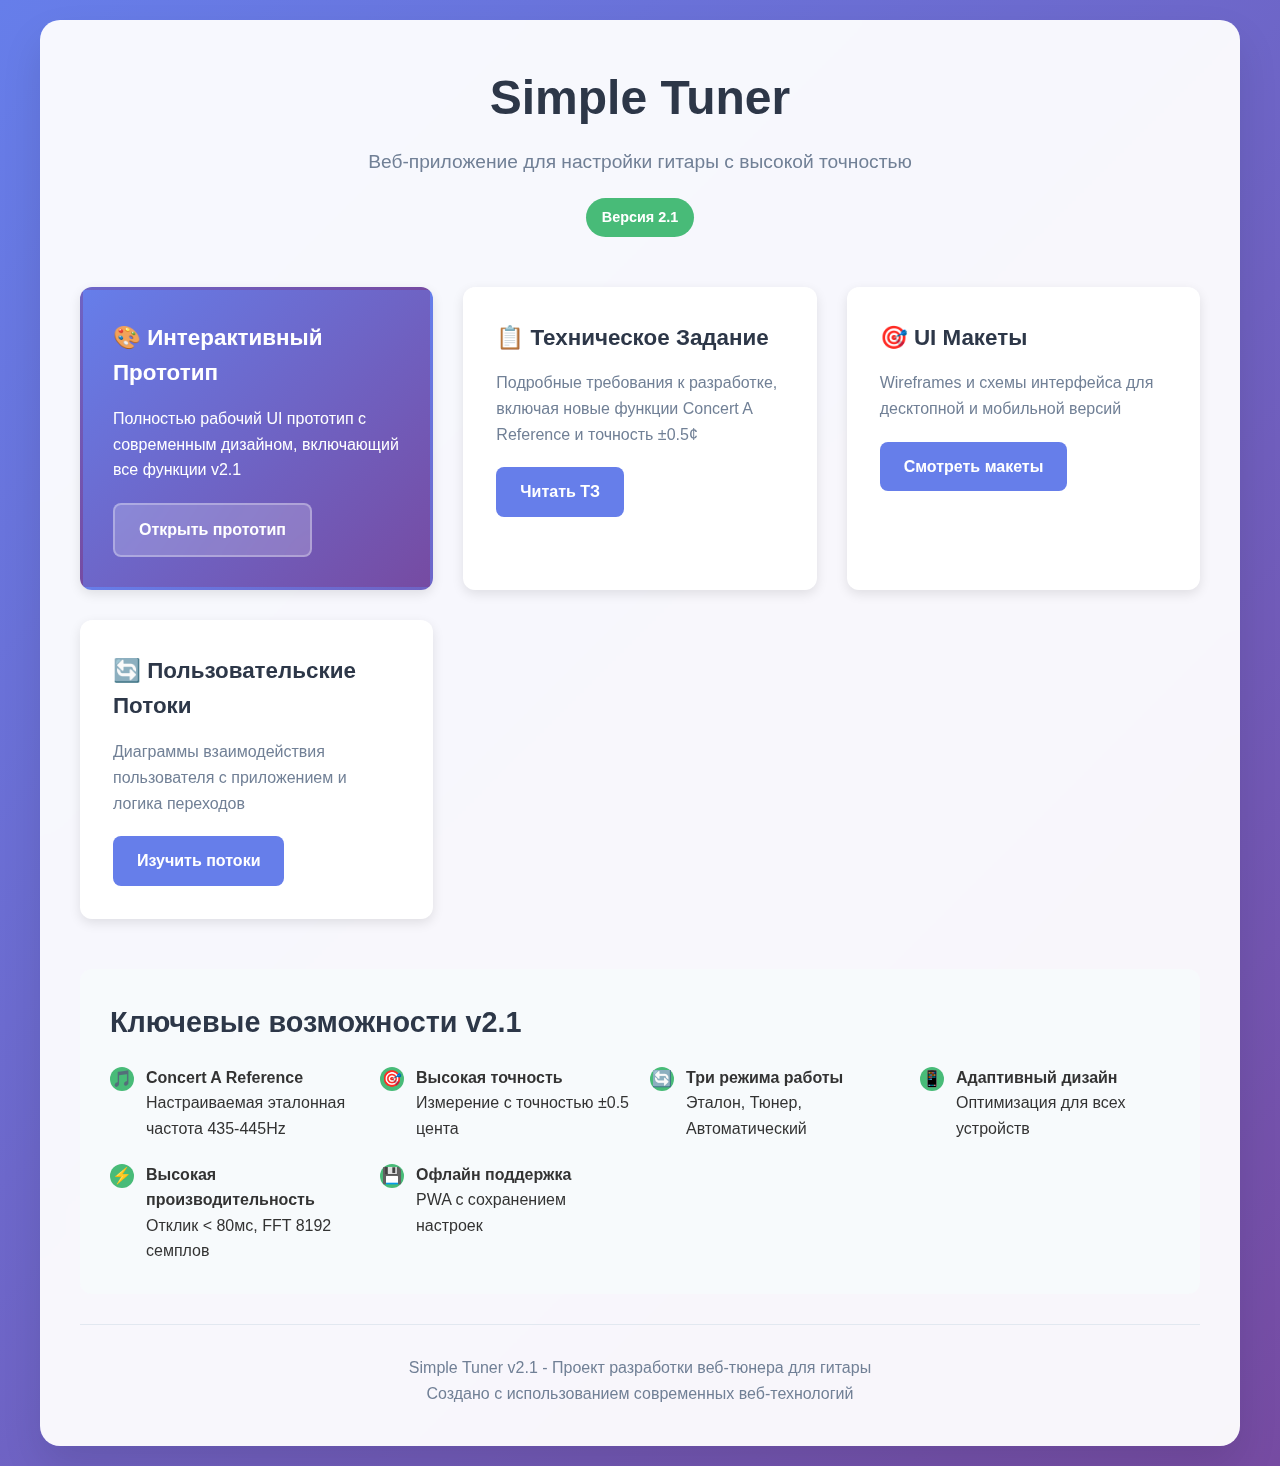
<file: index.html>
<!DOCTYPE html>
<html lang="ru">
<head>
    <meta charset="UTF-8">
    <meta name="viewport" content="width=device-width, initial-scale=1.0">
    <title>Simple Tuner - Документация проекта</title>
    <style>
        * {
            margin: 0;
            padding: 0;
            box-sizing: border-box;
        }

        body {
            font-family: -apple-system, BlinkMacSystemFont, 'Segoe UI', Roboto, sans-serif;
            line-height: 1.6;
            color: #333;
            background: linear-gradient(135deg, #667eea 0%, #764ba2 100%);
            min-height: 100vh;
            padding: 20px;
        }

        .container {
            max-width: 1200px;
            margin: 0 auto;
            background: rgba(255, 255, 255, 0.95);
            backdrop-filter: blur(10px);
            border-radius: 20px;
            padding: 40px;
            box-shadow: 0 20px 40px rgba(0, 0, 0, 0.1);
        }

        .header {
            text-align: center;
            margin-bottom: 50px;
        }

        .title {
            font-size: 3rem;
            font-weight: 700;
            color: #2d3748;
            margin-bottom: 10px;
        }

        .subtitle {
            font-size: 1.2rem;
            color: #718096;
            margin-bottom: 20px;
        }

        .version-badge {
            display: inline-block;
            background: #48bb78;
            color: white;
            padding: 8px 16px;
            border-radius: 20px;
            font-weight: 600;
            font-size: 0.9rem;
        }

        .nav-grid {
            display: grid;
            grid-template-columns: repeat(auto-fit, minmax(300px, 1fr));
            gap: 30px;
            margin-bottom: 50px;
        }

        .nav-card {
            background: white;
            border-radius: 12px;
            padding: 30px;
            box-shadow: 0 4px 12px rgba(0, 0, 0, 0.1);
            transition: transform 0.3s ease, box-shadow 0.3s ease;
            border: 3px solid transparent;
        }

        .nav-card:hover {
            transform: translateY(-4px);
            box-shadow: 0 8px 25px rgba(0, 0, 0, 0.15);
            border-color: #667eea;
        }

        .nav-card h3 {
            color: #2d3748;
            font-size: 1.4rem;
            margin-bottom: 15px;
            display: flex;
            align-items: center;
            gap: 10px;
        }

        .nav-card p {
            color: #718096;
            margin-bottom: 20px;
            line-height: 1.6;
        }

        .nav-card a {
            display: inline-block;
            background: #667eea;
            color: white;
            padding: 12px 24px;
            border-radius: 8px;
            text-decoration: none;
            font-weight: 600;
            transition: background 0.3s ease;
        }

        .nav-card a:hover {
            background: #5a67d8;
        }

        .nav-card.prototype {
            background: linear-gradient(135deg, #667eea 0%, #764ba2 100%);
            color: white;
        }

        .nav-card.prototype h3,
        .nav-card.prototype p {
            color: white;
        }

        .nav-card.prototype a {
            background: rgba(255, 255, 255, 0.2);
            backdrop-filter: blur(10px);
            border: 2px solid rgba(255, 255, 255, 0.3);
        }

        .nav-card.prototype a:hover {
            background: rgba(255, 255, 255, 0.3);
        }

        .features {
            background: #f7fafc;
            border-radius: 12px;
            padding: 30px;
            margin-bottom: 30px;
        }

        .features h2 {
            color: #2d3748;
            margin-bottom: 20px;
            font-size: 1.8rem;
        }

        .features-grid {
            display: grid;
            grid-template-columns: repeat(auto-fit, minmax(250px, 1fr));
            gap: 20px;
        }

        .feature-item {
            display: flex;
            align-items: flex-start;
            gap: 12px;
        }

        .feature-icon {
            background: #48bb78;
            color: white;
            width: 24px;
            height: 24px;
            border-radius: 50%;
            display: flex;
            align-items: center;
            justify-content: center;
            font-weight: bold;
            flex-shrink: 0;
            margin-top: 2px;
        }

        .footer {
            text-align: center;
            color: #718096;
            border-top: 1px solid #e2e8f0;
            padding-top: 30px;
        }

        @media (max-width: 768px) {
            .container {
                padding: 20px;
            }

            .title {
                font-size: 2rem;
            }

            .nav-grid {
                grid-template-columns: 1fr;
            }
        }
    </style>
</head>
<body>
    <div class="container">
        <div class="header">
            <h1 class="title">Simple Tuner</h1>
            <p class="subtitle">Веб-приложение для настройки гитары с высокой точностью</p>
            <span class="version-badge">Версия 2.1</span>
        </div>

        <div class="nav-grid">
            <div class="nav-card prototype">
                <h3>🎨 Интерактивный Прототип</h3>
                <p>Полностью рабочий UI прототип с современным дизайном, включающий все функции v2.1</p>
                <a href="prototype.html">Открыть прототип</a>
            </div>

            <div class="nav-card">
                <h3>📋 Техническое Задание</h3>
                <p>Подробные требования к разработке, включая новые функции Concert A Reference и точность ±0.5¢</p>
                <a href="requirements.md">Читать ТЗ</a>
            </div>

            <div class="nav-card">
                <h3>🎯 UI Макеты</h3>
                <p>Wireframes и схемы интерфейса для десктопной и мобильной версий</p>
                <a href="ui-mockups.md">Смотреть макеты</a>
            </div>

            <div class="nav-card">
                <h3>🔄 Пользовательские Потоки</h3>
                <p>Диаграммы взаимодействия пользователя с приложением и логика переходов</p>
                <a href="user-flows.md">Изучить потоки</a>
            </div>
        </div>

        <div class="features">
            <h2>Ключевые возможности v2.1</h2>
            <div class="features-grid">
                <div class="feature-item">
                    <div class="feature-icon">🎵</div>
                    <div>
                        <strong>Concert A Reference</strong><br>
                        Настраиваемая эталонная частота 435-445Hz
                    </div>
                </div>
                <div class="feature-item">
                    <div class="feature-icon">🎯</div>
                    <div>
                        <strong>Высокая точность</strong><br>
                        Измерение с точностью ±0.5 цента
                    </div>
                </div>
                <div class="feature-item">
                    <div class="feature-icon">🔄</div>
                    <div>
                        <strong>Три режима работы</strong><br>
                        Эталон, Тюнер, Автоматический
                    </div>
                </div>
                <div class="feature-item">
                    <div class="feature-icon">📱</div>
                    <div>
                        <strong>Адаптивный дизайн</strong><br>
                        Оптимизация для всех устройств
                    </div>
                </div>
                <div class="feature-item">
                    <div class="feature-icon">⚡</div>
                    <div>
                        <strong>Высокая производительность</strong><br>
                        Отклик < 80мс, FFT 8192 семплов
                    </div>
                </div>
                <div class="feature-item">
                    <div class="feature-icon">💾</div>
                    <div>
                        <strong>Офлайн поддержка</strong><br>
                        PWA с сохранением настроек
                    </div>
                </div>
            </div>
        </div>

        <div class="footer">
            <p>Simple Tuner v2.1 - Проект разработки веб-тюнера для гитары</p>
            <p>Создано с использованием современных веб-технологий</p>
        </div>
    </div>
</body>
</html>
</file>
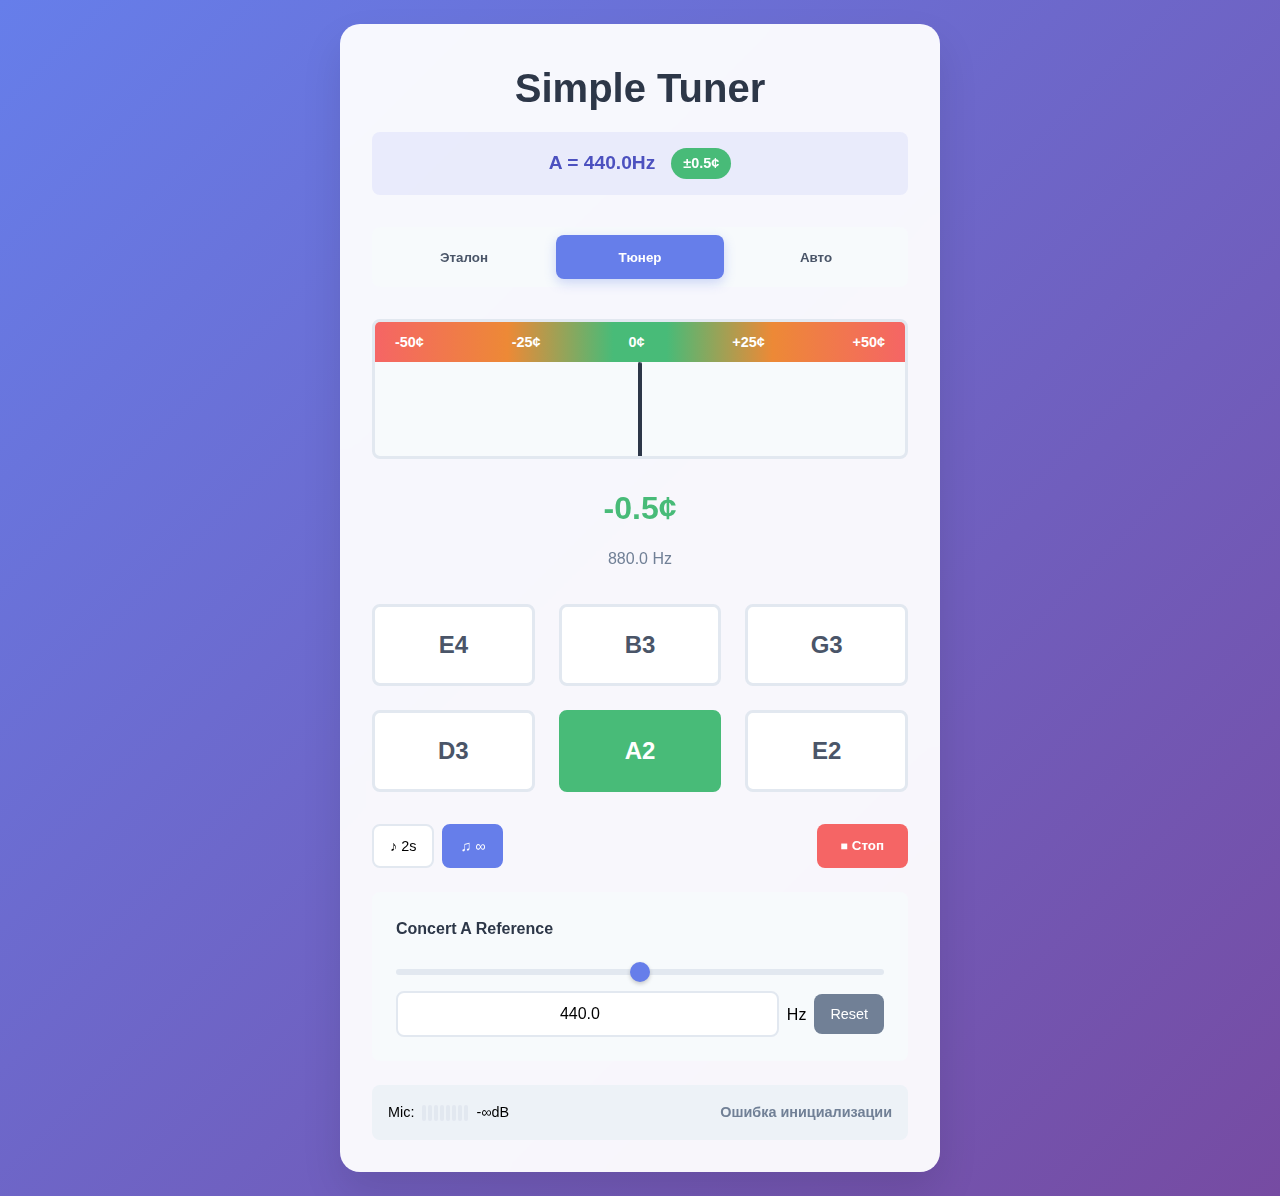
<file: src/index.html>
<!DOCTYPE html>
<html lang="ru">
<head>
    <meta charset="UTF-8">
    <meta name="viewport" content="width=device-width, initial-scale=1.0">
    <title>Simple Tuner</title>
    <link rel="manifest" href="manifest.json">
    <meta name="theme-color" content="#667eea">
    <meta name="description" content="Веб-приложение для настройки гитары с высокой точностью ±0.5¢">
    <link rel="stylesheet" href="css/variables.css">
    <link rel="stylesheet" href="css/main.css">
    <link rel="stylesheet" href="css/components.css">
    <link rel="stylesheet" href="css/responsive.css">
</head>
<body>
    <div class="tuner-container">
        <header class="header">
            <h1 class="title">Simple Tuner</h1>
            <div class="concert-a-display">
                <span class="concert-a-value" id="concertAValue">A = 440.0Hz</span>
                <span class="accuracy-badge">±0.5¢</span>
            </div>
        </header>

        <div class="mode-selector" role="tablist">
            <button class="mode-btn" id="referenceMode" role="tab" aria-selected="false">Эталон</button>
            <button class="mode-btn active" id="tunerMode" role="tab" aria-selected="true">Тюнер</button>
            <button class="mode-btn" id="autoMode" role="tab" aria-selected="false">Авто</button>
        </div>

        <main class="tuning-display">
            <div class="frequency-meter" role="img" aria-label="Индикатор настройки">
                <div class="meter-scale">
                    <span>-50¢</span>
                    <span>-25¢</span>
                    <span>0¢</span>
                    <span>+25¢</span>
                    <span>+50¢</span>
                </div>
                <div class="meter-needle" id="meterNeedle"></div>
            </div>
            <div class="cent-display" id="centDisplay">±0.0¢</div>
            <div class="frequency-display" id="frequencyDisplay">-- Hz</div>
        </main>

        <section class="string-buttons" role="group" aria-label="Кнопки струн">
            <button class="string-btn" data-string="0" aria-label="1-я струна E4">E4</button>
            <button class="string-btn" data-string="1" aria-label="2-я струна B3">B3</button>
            <button class="string-btn" data-string="2" aria-label="3-я струна G3">G3</button>
            <button class="string-btn" data-string="3" aria-label="4-я струна D3">D3</button>
            <button class="string-btn" data-string="4" aria-label="5-я струна A2">A2</button>
            <button class="string-btn" data-string="5" aria-label="6-я струна E2">E2</button>
        </section>

        <div class="controls">
            <div class="duration-control" role="group" aria-label="Управление длительностью">
                <button class="duration-btn" id="duration2s" data-duration="2">♪ 2s</button>
                <button class="duration-btn active" id="durationInf" data-duration="inf">♫ ∞</button>
            </div>
            <button class="stop-btn" id="stopBtn" aria-label="Остановить воспроизведение">⏹ Стоп</button>
        </div>

        <section class="concert-a-controls" aria-label="Настройки Concert A">
            <h2 class="concert-a-title">Concert A Reference</h2>
            <input type="range" 
                   class="concert-a-slider" 
                   id="concertASlider"
                   min="435" 
                   max="445" 
                   value="440" 
                   step="0.1"
                   aria-label="Эталонная частота Concert A">
            <div class="concert-a-input-group">
                <input type="number" 
                       class="concert-a-input" 
                       id="concertAInput"
                       value="440.0" 
                       min="435" 
                       max="445" 
                       step="0.1"
                       aria-label="Значение Concert A в герцах">
                <span>Hz</span>
                <button class="reset-btn" id="resetConcertA" aria-label="Сбросить к 440.0Hz">Reset</button>
            </div>
        </section>

        <footer class="status-bar" role="contentinfo">
            <div class="mic-level" aria-label="Уровень микрофона">
                <span>Mic:</span>
                <div class="level-bars" id="levelBars">
                    <div class="level-bar"></div>
                    <div class="level-bar"></div>
                    <div class="level-bar"></div>
                    <div class="level-bar"></div>
                    <div class="level-bar"></div>
                    <div class="level-bar"></div>
                    <div class="level-bar"></div>
                    <div class="level-bar"></div>
                </div>
                <span id="levelValue">-∞dB</span>
            </div>
            <div class="status-message" id="statusMessage">Инициализация...</div>
        </footer>
    </div>

    <!-- Error modal -->
    <div class="error-modal" id="errorModal" role="dialog" aria-hidden="true">
        <div class="error-content">
            <h3>Ошибка</h3>
            <p id="errorMessage"></p>
            <button class="error-close" id="errorClose">OK</button>
        </div>
    </div>

    <script type="module" src="js/app.js"></script>
</body>
</html>
</file>
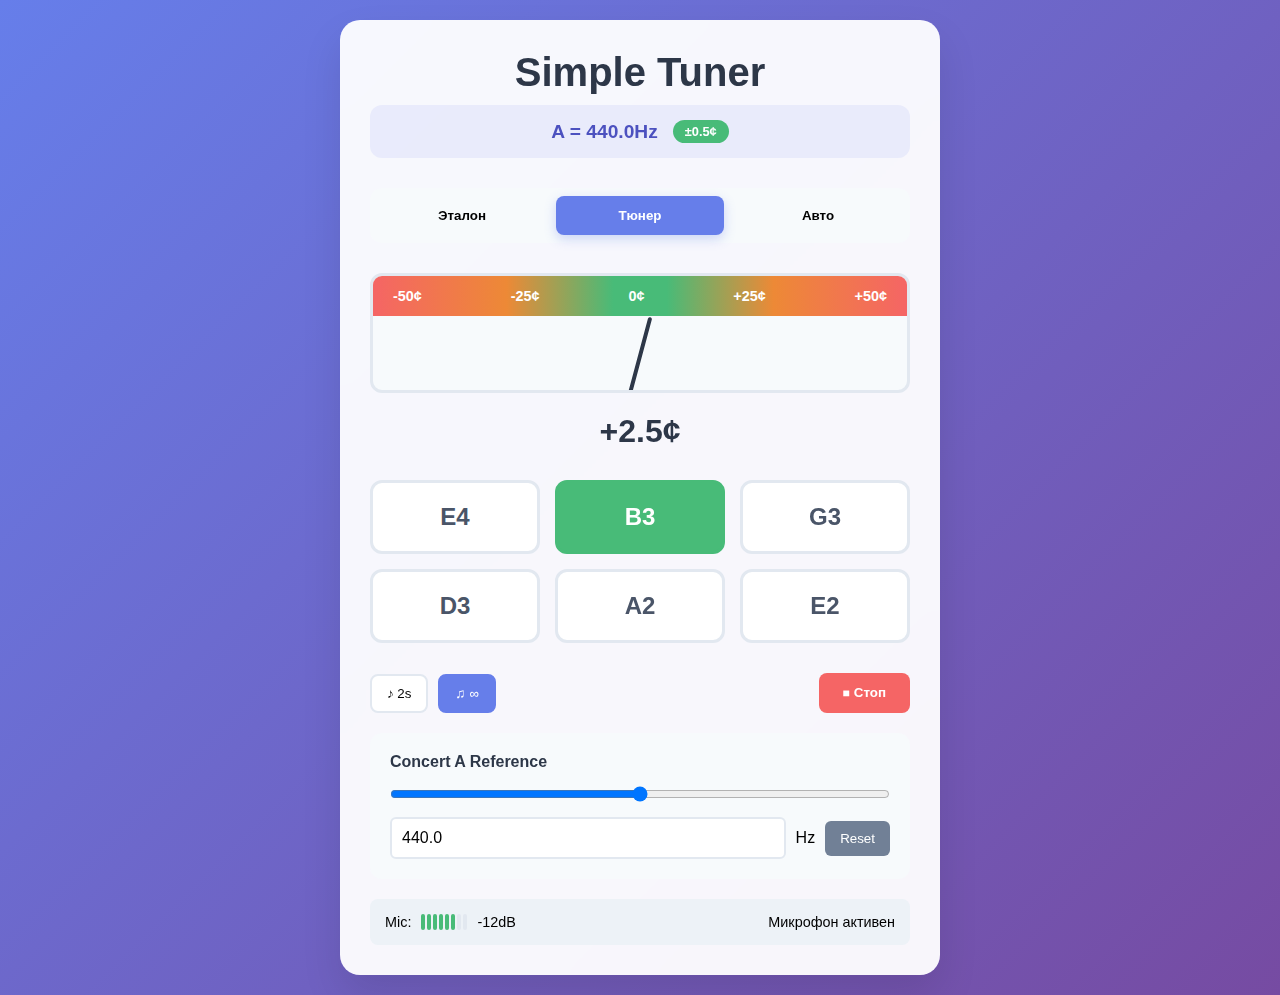
<file: prototype.html>
<!DOCTYPE html>
<html lang="ru">
<head>
    <meta charset="UTF-8">
    <meta name="viewport" content="width=device-width, initial-scale=1.0">
    <title>Simple Tuner - UI Prototype v2.1</title>
    <style>
        * {
            margin: 0;
            padding: 0;
            box-sizing: border-box;
        }

        body {
            font-family: -apple-system, BlinkMacSystemFont, 'Segoe UI', Roboto, sans-serif;
            background: linear-gradient(135deg, #667eea 0%, #764ba2 100%);
            min-height: 100vh;
            display: flex;
            align-items: center;
            justify-content: center;
            padding: 20px;
        }

        .tuner-container {
            background: rgba(255, 255, 255, 0.95);
            backdrop-filter: blur(10px);
            border-radius: 20px;
            padding: 30px;
            box-shadow: 0 20px 40px rgba(0, 0, 0, 0.1);
            max-width: 600px;
            width: 100%;
        }

        .header {
            text-align: center;
            margin-bottom: 30px;
        }

        .title {
            font-size: 2.5rem;
            font-weight: 700;
            color: #2d3748;
            margin-bottom: 10px;
        }

        .concert-a-display {
            display: flex;
            align-items: center;
            justify-content: center;
            gap: 15px;
            margin-bottom: 20px;
            padding: 15px;
            background: rgba(103, 126, 234, 0.1);
            border-radius: 12px;
        }

        .concert-a-value {
            font-size: 1.2rem;
            font-weight: 600;
            color: #4c51bf;
        }

        .accuracy-badge {
            background: #48bb78;
            color: white;
            padding: 4px 12px;
            border-radius: 20px;
            font-size: 0.8rem;
            font-weight: 600;
        }

        .mode-selector {
            display: flex;
            gap: 10px;
            margin-bottom: 30px;
            background: #f7fafc;
            padding: 8px;
            border-radius: 12px;
        }

        .mode-btn {
            flex: 1;
            padding: 12px;
            border: none;
            background: transparent;
            border-radius: 8px;
            font-weight: 600;
            cursor: pointer;
            transition: all 0.3s ease;
        }

        .mode-btn.active {
            background: #667eea;
            color: white;
            box-shadow: 0 4px 12px rgba(102, 126, 234, 0.3);
        }

        .tuning-display {
            text-align: center;
            margin-bottom: 30px;
        }

        .frequency-meter {
            position: relative;
            height: 120px;
            background: #f7fafc;
            border-radius: 12px;
            margin-bottom: 20px;
            overflow: hidden;
            border: 3px solid #e2e8f0;
        }

        .meter-scale {
            display: flex;
            justify-content: space-between;
            padding: 15px 20px;
            font-size: 0.9rem;
            color: #718096;
            background: linear-gradient(90deg, #f56565 0%, #ed8936 25%, #48bb78 45%, #48bb78 55%, #ed8936 75%, #f56565 100%);
            height: 40px;
            align-items: center;
            color: white;
            font-weight: 600;
        }

        .meter-needle {
            position: absolute;
            top: 40px;
            left: 50%;
            transform: translateX(-50%);
            width: 4px;
            height: 80px;
            background: #2d3748;
            border-radius: 2px;
            transition: transform 0.3s ease;
        }

        .cent-display {
            font-size: 2rem;
            font-weight: 700;
            color: #2d3748;
            margin-top: 10px;
        }

        .string-buttons {
            display: grid;
            grid-template-columns: repeat(3, 1fr);
            gap: 15px;
            margin-bottom: 30px;
        }

        .string-btn {
            padding: 20px;
            border: 3px solid #e2e8f0;
            background: white;
            border-radius: 12px;
            font-size: 1.5rem;
            font-weight: 700;
            color: #4a5568;
            cursor: pointer;
            transition: all 0.3s ease;
            position: relative;
        }

        .string-btn:hover {
            border-color: #667eea;
            transform: translateY(-2px);
            box-shadow: 0 8px 20px rgba(102, 126, 234, 0.2);
        }

        .string-btn.active {
            border-color: #48bb78;
            background: #48bb78;
            color: white;
        }

        .string-btn.playing {
            border-color: #667eea;
            background: #667eea;
            color: white;
            animation: pulse 1s infinite;
        }

        @keyframes pulse {
            0%, 100% { transform: scale(1); }
            50% { transform: scale(1.05); }
        }

        .controls {
            display: flex;
            justify-content: space-between;
            align-items: center;
            margin-bottom: 20px;
        }

        .duration-control {
            display: flex;
            gap: 10px;
        }

        .duration-btn {
            padding: 10px 15px;
            border: 2px solid #e2e8f0;
            background: white;
            border-radius: 8px;
            cursor: pointer;
            transition: all 0.3s ease;
        }

        .duration-btn.active {
            border-color: #667eea;
            background: #667eea;
            color: white;
        }

        .stop-btn {
            padding: 12px 24px;
            background: #f56565;
            color: white;
            border: none;
            border-radius: 8px;
            font-weight: 600;
            cursor: pointer;
            transition: all 0.3s ease;
        }

        .stop-btn:hover {
            background: #e53e3e;
            transform: translateY(-1px);
        }

        .concert-a-controls {
            background: #f7fafc;
            padding: 20px;
            border-radius: 12px;
            margin-bottom: 20px;
        }

        .concert-a-title {
            font-weight: 600;
            margin-bottom: 15px;
            color: #2d3748;
        }

        .concert-a-slider {
            width: 100%;
            margin-bottom: 15px;
        }

        .concert-a-input-group {
            display: flex;
            gap: 10px;
            align-items: center;
        }

        .concert-a-input {
            flex: 1;
            padding: 10px;
            border: 2px solid #e2e8f0;
            border-radius: 6px;
            font-size: 1rem;
        }

        .reset-btn {
            padding: 10px 15px;
            background: #718096;
            color: white;
            border: none;
            border-radius: 6px;
            cursor: pointer;
            transition: all 0.3s ease;
        }

        .status-bar {
            display: flex;
            justify-content: space-between;
            align-items: center;
            padding: 15px;
            background: #edf2f7;
            border-radius: 8px;
            font-size: 0.9rem;
        }

        .mic-level {
            display: flex;
            align-items: center;
            gap: 10px;
        }

        .level-bars {
            display: flex;
            gap: 2px;
        }

        .level-bar {
            width: 4px;
            height: 16px;
            background: #e2e8f0;
            border-radius: 2px;
        }

        .level-bar.active {
            background: #48bb78;
        }

        @media (max-width: 768px) {
            .tuner-container {
                padding: 20px;
            }

            .title {
                font-size: 2rem;
            }

            .string-buttons {
                grid-template-columns: repeat(2, 1fr);
            }

            .controls {
                flex-direction: column;
                gap: 15px;
            }
        }
    </style>
</head>
<body>
    <div class="tuner-container">
        <div class="header">
            <h1 class="title">Simple Tuner</h1>
            <div class="concert-a-display">
                <span class="concert-a-value">A = 440.0Hz</span>
                <span class="accuracy-badge">±0.5¢</span>
            </div>
        </div>

        <div class="mode-selector">
            <button class="mode-btn">Эталон</button>
            <button class="mode-btn active">Тюнер</button>
            <button class="mode-btn">Авто</button>
        </div>

        <div class="tuning-display">
            <div class="frequency-meter">
                <div class="meter-scale">
                    <span>-50¢</span>
                    <span>-25¢</span>
                    <span>0¢</span>
                    <span>+25¢</span>
                    <span>+50¢</span>
                </div>
                <div class="meter-needle" style="transform: translateX(-50%) rotate(15deg);"></div>
            </div>
            <div class="cent-display">+2.5¢</div>
        </div>

        <div class="string-buttons">
            <button class="string-btn">E4</button>
            <button class="string-btn active">B3</button>
            <button class="string-btn">G3</button>
            <button class="string-btn">D3</button>
            <button class="string-btn">A2</button>
            <button class="string-btn">E2</button>
        </div>

        <div class="controls">
            <div class="duration-control">
                <button class="duration-btn">♪ 2s</button>
                <button class="duration-btn active">♫ ∞</button>
            </div>
            <button class="stop-btn">⏹ Стоп</button>
        </div>

        <div class="concert-a-controls">
            <div class="concert-a-title">Concert A Reference</div>
            <input type="range" class="concert-a-slider" min="435" max="445" value="440" step="0.1">
            <div class="concert-a-input-group">
                <input type="number" class="concert-a-input" value="440.0" min="435" max="445" step="0.1">
                <span>Hz</span>
                <button class="reset-btn">Reset</button>
            </div>
        </div>

        <div class="status-bar">
            <div class="mic-level">
                <span>Mic:</span>
                <div class="level-bars">
                    <div class="level-bar active"></div>
                    <div class="level-bar active"></div>
                    <div class="level-bar active"></div>
                    <div class="level-bar active"></div>
                    <div class="level-bar active"></div>
                    <div class="level-bar active"></div>
                    <div class="level-bar"></div>
                    <div class="level-bar"></div>
                </div>
                <span>-12dB</span>
            </div>
            <div>Микрофон активен</div>
        </div>
    </div>

    <script>
        // Простая интерактивность для демонстрации
        document.querySelectorAll('.mode-btn').forEach(btn => {
            btn.addEventListener('click', function() {
                document.querySelectorAll('.mode-btn').forEach(b => b.classList.remove('active'));
                this.classList.add('active');
            });
        });

        document.querySelectorAll('.string-btn').forEach(btn => {
            btn.addEventListener('click', function() {
                document.querySelectorAll('.string-btn').forEach(b => {
                    b.classList.remove('active', 'playing');
                });
                this.classList.add('playing');
                setTimeout(() => {
                    this.classList.remove('playing');
                    this.classList.add('active');
                }, 2000);
            });
        });

        document.querySelectorAll('.duration-btn').forEach(btn => {
            btn.addEventListener('click', function() {
                document.querySelectorAll('.duration-btn').forEach(b => b.classList.remove('active'));
                this.classList.add('active');
            });
        });

        // Concert A slider sync
        const slider = document.querySelector('.concert-a-slider');
        const input = document.querySelector('.concert-a-input');
        const display = document.querySelector('.concert-a-value');

        slider.addEventListener('input', function() {
            input.value = this.value;
            display.textContent = `A = ${this.value}Hz`;
        });

        input.addEventListener('input', function() {
            slider.value = this.value;
            display.textContent = `A = ${this.value}Hz`;
        });

        document.querySelector('.reset-btn').addEventListener('click', function() {
            slider.value = 440.0;
            input.value = 440.0;
            display.textContent = 'A = 440.0Hz';
        });
    </script>
</body>
</html>
</file>
<file: src/css/variables.css>
:root {
    /* Цветовая палитра */
    --primary-gradient: linear-gradient(135deg, #667eea 0%, #764ba2 100%);
    --glass-bg: rgba(255, 255, 255, 0.95);
    --glass-blur: blur(10px);
    --shadow-glass: 0 20px 40px rgba(0, 0, 0, 0.1);
    
    /* Цвета состояний */
    --color-tuned: #48bb78;
    --color-sharp: #f56565;
    --color-flat: #ed8936;
    --color-neutral: #718096;
    --color-active: #667eea;
    --color-text: #2d3748;
    --color-text-light: #4a5568;
    --color-text-muted: #718096;
    
    /* Размеры */
    --border-radius: 20px;
    --border-radius-small: 8px;
    --button-size: 44px;
    --container-max-width: 600px;
    
    /* Анимации */
    --animation-duration: 0.3s;
    --animation-easing: ease;
    
    /* Типографика */
    --font-system: -apple-system, BlinkMacSystemFont, 'Segoe UI', Roboto, sans-serif;
    --font-size-title: clamp(2rem, 4vw, 2.5rem);
    --font-size-large: 1.5rem;
    --font-size-body: 1rem;
    --font-size-small: 0.9rem;
    --font-weight-normal: 400;
    --font-weight-medium: 600;
    --font-weight-bold: 700;
    
    /* Интервалы */
    --spacing-xs: 8px;
    --spacing-sm: 12px;
    --spacing-md: 16px;
    --spacing-lg: 24px;
    --spacing-xl: 32px;
}

/* Темная тема (опционально) */
@media (prefers-color-scheme: dark) {
    :root {
        --glass-bg: rgba(45, 55, 72, 0.95);
        --color-text: #f7fafc;
        --color-text-light: #e2e8f0;
        --color-neutral: #a0aec0;
    }
}
</file>
<file: src/css/main.css>
* {
    margin: 0;
    padding: 0;
    box-sizing: border-box;
}

body {
    font-family: var(--font-system);
    background: var(--primary-gradient);
    min-height: 100vh;
    display: flex;
    align-items: center;
    justify-content: center;
    padding: var(--spacing-lg);
    line-height: 1.6;
}

.tuner-container {
    background: var(--glass-bg);
    backdrop-filter: var(--glass-blur);
    border-radius: var(--border-radius);
    padding: var(--spacing-xl);
    box-shadow: var(--shadow-glass);
    max-width: var(--container-max-width);
    width: 100%;
    position: relative;
}

.header {
    text-align: center;
    margin-bottom: var(--spacing-xl);
}

.title {
    font-size: var(--font-size-title);
    font-weight: var(--font-weight-bold);
    color: var(--color-text);
    margin-bottom: var(--spacing-sm);
}

.concert-a-display {
    display: flex;
    align-items: center;
    justify-content: center;
    gap: var(--spacing-md);
    margin-bottom: var(--spacing-lg);
    padding: var(--spacing-md);
    background: rgba(103, 126, 234, 0.1);
    border-radius: var(--border-radius-small);
}

.concert-a-value {
    font-size: 1.2rem;
    font-weight: var(--font-weight-medium);
    color: #4c51bf;
}

.accuracy-badge {
    background: var(--color-tuned);
    color: white;
    padding: 4px 12px;
    border-radius: 20px;
    font-size: var(--font-size-small);
    font-weight: var(--font-weight-medium);
}

/* Error modal */
.error-modal {
    display: none;
    position: fixed;
    top: 0;
    left: 0;
    width: 100%;
    height: 100%;
    background: rgba(0, 0, 0, 0.5);
    z-index: 1000;
    align-items: center;
    justify-content: center;
}

.error-modal[aria-hidden="false"] {
    display: flex;
}

.error-content {
    background: white;
    padding: var(--spacing-lg);
    border-radius: var(--border-radius-small);
    max-width: 400px;
    text-align: center;
}

.error-content h3 {
    margin-bottom: var(--spacing-md);
    color: var(--color-sharp);
}

.error-content p {
    margin-bottom: var(--spacing-lg);
    color: var(--color-text-light);
}

.error-close {
    background: var(--color-active);
    color: white;
    border: none;
    padding: var(--spacing-sm) var(--spacing-lg);
    border-radius: var(--border-radius-small);
    cursor: pointer;
    font-weight: var(--font-weight-medium);
    transition: all var(--animation-duration) var(--animation-easing);
}

.error-close:hover {
    background: #5a67d8;
    transform: translateY(-1px);
}
</file>
<file: src/css/components.css>
/* Селектор режимов */
.mode-selector {
    display: flex;
    gap: var(--spacing-xs);
    margin-bottom: var(--spacing-xl);
    background: #f7fafc;
    padding: var(--spacing-xs);
    border-radius: var(--border-radius-small);
}

.mode-btn {
    flex: 1;
    padding: var(--spacing-sm);
    border: none;
    background: transparent;
    border-radius: var(--border-radius-small);
    font-weight: var(--font-weight-medium);
    cursor: pointer;
    transition: all var(--animation-duration) var(--animation-easing);
    min-height: var(--button-size);
    color: var(--color-text-light);
}

.mode-btn.active {
    background: var(--color-active);
    color: white;
    box-shadow: 0 4px 12px rgba(102, 126, 234, 0.3);
}

.mode-btn:hover:not(.active) {
    background: rgba(102, 126, 234, 0.1);
}

/* Индикатор настройки */
.tuning-display {
    text-align: center;
    margin-bottom: var(--spacing-xl);
}

.frequency-meter {
    position: relative;
    height: 120px;
    background: #f7fafc;
    border-radius: var(--border-radius-small);
    margin-bottom: var(--spacing-lg);
    overflow: hidden;
    border: 3px solid #e2e8f0;
}

.meter-scale {
    display: flex;
    justify-content: space-between;
    padding: 15px 20px;
    font-size: var(--font-size-small);
    background: linear-gradient(90deg, 
        var(--color-sharp) 0%, 
        var(--color-flat) 25%, 
        var(--color-tuned) 45%, 
        var(--color-tuned) 55%, 
        var(--color-flat) 75%, 
        var(--color-sharp) 100%);
    height: 40px;
    align-items: center;
    color: white;
    font-weight: var(--font-weight-medium);
}

.meter-needle {
    position: absolute;
    top: 40px;
    left: 50%;
    transform: translateX(-50%);
    width: 4px;
    height: 80px;
    background: var(--color-text);
    border-radius: 2px;
    transition: transform var(--animation-duration) var(--animation-easing);
}

.cent-display {
    font-size: 2rem;
    font-weight: var(--font-weight-bold);
    color: var(--color-text);
    margin-bottom: var(--spacing-sm);
}

.frequency-display {
    font-size: var(--font-size-body);
    color: var(--color-text-muted);
}

/* Кнопки струн */
.string-buttons {
    display: grid;
    grid-template-columns: repeat(3, 1fr);
    gap: var(--spacing-md);
    margin-bottom: var(--spacing-xl);
}

.string-btn {
    padding: var(--spacing-lg);
    border: 3px solid #e2e8f0;
    background: white;
    border-radius: var(--border-radius-small);
    font-size: var(--font-size-large);
    font-weight: var(--font-weight-bold);
    color: var(--color-text-light);
    cursor: pointer;
    transition: all var(--animation-duration) var(--animation-easing);
    position: relative;
    min-height: var(--button-size);
}

.string-btn:hover {
    border-color: var(--color-active);
    transform: translateY(-2px);
    box-shadow: 0 8px 20px rgba(102, 126, 234, 0.2);
}

.string-btn.active {
    border-color: var(--color-tuned);
    background: var(--color-tuned);
    color: white;
}

.string-btn.playing {
    border-color: var(--color-active);
    background: var(--color-active);
    color: white;
    animation: pulse 1s infinite;
}

@keyframes pulse {
    0%, 100% { transform: scale(1); }
    50% { transform: scale(1.05); }
}

/* Контролы */
.controls {
    display: flex;
    justify-content: space-between;
    align-items: center;
    margin-bottom: var(--spacing-lg);
}

.duration-control {
    display: flex;
    gap: var(--spacing-xs);
}

.duration-btn {
    padding: var(--spacing-sm) var(--spacing-md);
    border: 2px solid #e2e8f0;
    background: white;
    border-radius: var(--border-radius-small);
    cursor: pointer;
    transition: all var(--animation-duration) var(--animation-easing);
    font-size: var(--font-size-small);
    min-height: var(--button-size);
}

.duration-btn.active {
    border-color: var(--color-active);
    background: var(--color-active);
    color: white;
}

.stop-btn {
    padding: var(--spacing-sm) var(--spacing-lg);
    background: var(--color-sharp);
    color: white;
    border: none;
    border-radius: var(--border-radius-small);
    font-weight: var(--font-weight-medium);
    cursor: pointer;
    transition: all var(--animation-duration) var(--animation-easing);
    min-height: var(--button-size);
}

.stop-btn:hover {
    background: #e53e3e;
    transform: translateY(-1px);
}

/* Concert A контролы */
.concert-a-controls {
    background: #f7fafc;
    padding: var(--spacing-lg);
    border-radius: var(--border-radius-small);
    margin-bottom: var(--spacing-lg);
}

.concert-a-title {
    font-weight: var(--font-weight-medium);
    margin-bottom: var(--spacing-md);
    color: var(--color-text);
    font-size: var(--font-size-body);
}

.concert-a-slider {
    width: 100%;
    margin-bottom: var(--spacing-md);
    height: 6px;
    border-radius: 3px;
    background: #e2e8f0;
    outline: none;
    -webkit-appearance: none;
}

.concert-a-slider::-webkit-slider-thumb {
    appearance: none;
    width: 20px;
    height: 20px;
    border-radius: 50%;
    background: var(--color-active);
    cursor: pointer;
    box-shadow: 0 2px 4px rgba(0, 0, 0, 0.2);
}

.concert-a-slider::-moz-range-thumb {
    width: 20px;
    height: 20px;
    border-radius: 50%;
    background: var(--color-active);
    cursor: pointer;
    border: none;
    box-shadow: 0 2px 4px rgba(0, 0, 0, 0.2);
}

.concert-a-input-group {
    display: flex;
    gap: var(--spacing-xs);
    align-items: center;
}

.concert-a-input {
    flex: 1;
    padding: var(--spacing-sm);
    border: 2px solid #e2e8f0;
    border-radius: var(--border-radius-small);
    font-size: var(--font-size-body);
    text-align: center;
}

.concert-a-input:focus {
    outline: none;
    border-color: var(--color-active);
}

.reset-btn {
    padding: var(--spacing-sm) var(--spacing-md);
    background: var(--color-neutral);
    color: white;
    border: none;
    border-radius: var(--border-radius-small);
    cursor: pointer;
    transition: all var(--animation-duration) var(--animation-easing);
    font-size: var(--font-size-small);
    white-space: nowrap;
}

.reset-btn:hover {
    background: #4a5568;
    transform: translateY(-1px);
}

/* Статус бар */
.status-bar {
    display: flex;
    justify-content: space-between;
    align-items: center;
    padding: var(--spacing-md);
    background: #edf2f7;
    border-radius: var(--border-radius-small);
    font-size: var(--font-size-small);
}

.mic-level {
    display: flex;
    align-items: center;
    gap: var(--spacing-xs);
}

.level-bars {
    display: flex;
    gap: 2px;
}

.level-bar {
    width: 4px;
    height: 16px;
    background: #e2e8f0;
    border-radius: 2px;
    transition: background-color 0.1s ease;
}

.level-bar.active {
    background: var(--color-tuned);
}

.status-message {
    color: var(--color-text-muted);
    font-weight: var(--font-weight-medium);
}
</file>
<file: src/css/responsive.css>
/* Адаптивные стили для разных устройств */

/* Мобильные устройства (до 768px) */
@media (max-width: 768px) {
    body {
        padding: var(--spacing-md);
    }

    .tuner-container {
        padding: var(--spacing-lg);
    }

    .title {
        font-size: 2rem;
    }

    .string-buttons {
        grid-template-columns: repeat(2, 1fr);
        gap: var(--spacing-sm);
    }

    .string-btn {
        padding: var(--spacing-md);
        font-size: 1.2rem;
    }

    .controls {
        flex-direction: column;
        gap: var(--spacing-md);
    }

    .duration-control {
        width: 100%;
        justify-content: center;
    }

    .stop-btn {
        width: 100%;
        max-width: 200px;
    }

    .concert-a-input-group {
        flex-wrap: wrap;
    }

    .concert-a-input {
        min-width: 80px;
    }

    .status-bar {
        flex-direction: column;
        gap: var(--spacing-sm);
        text-align: center;
    }

    .frequency-meter {
        height: 100px;
    }

    .meter-needle {
        height: 60px;
    }
}

/* Планшеты (768px - 1024px) */
@media (min-width: 768px) and (max-width: 1024px) {
    .tuner-container {
        max-width: 500px;
    }

    .string-buttons {
        grid-template-columns: repeat(3, 1fr);
    }
}

/* Большие экраны (от 1024px) */
@media (min-width: 1024px) {
    .tuner-container {
        max-width: var(--container-max-width);
    }

    .string-buttons {
        grid-template-columns: repeat(3, 1fr);
        gap: var(--spacing-lg);
    }

    .string-btn:hover {
        transform: translateY(-3px);
    }
}

/* Портретная ориентация на мобильных */
@media (orientation: portrait) and (max-width: 768px) {
    .string-buttons {
        grid-template-columns: repeat(2, 1fr);
    }
    
    .frequency-meter {
        height: 90px;
    }
}

/* Ландшафтная ориентация на мобильных */
@media (orientation: landscape) and (max-height: 500px) {
    body {
        padding: var(--spacing-sm);
    }
    
    .tuner-container {
        padding: var(--spacing-md);
        max-height: 90vh;
        overflow-y: auto;
    }
    
    .header {
        margin-bottom: var(--spacing-md);
    }
    
    .title {
        font-size: 1.5rem;
    }
    
    .frequency-meter {
        height: 80px;
    }
    
    .meter-needle {
        height: 40px;
    }
    
    .string-buttons {
        grid-template-columns: repeat(6, 1fr);
        margin-bottom: var(--spacing-md);
    }
    
    .string-btn {
        padding: var(--spacing-sm);
        font-size: 1rem;
    }
}

/* Высокие экраны */
@media (min-height: 800px) {
    .tuner-container {
        padding: var(--spacing-xl);
    }
    
    .frequency-meter {
        height: 140px;
    }
    
    .meter-needle {
        height: 100px;
    }
}

/* Уменьшение motion для пользователей с чувствительностью */
@media (prefers-reduced-motion: reduce) {
    *,
    *::before,
    *::after {
        animation-duration: 0.01ms !important;
        animation-iteration-count: 1 !important;
        transition-duration: 0.01ms !important;
    }
    
    .string-btn.playing {
        animation: none;
        background: var(--color-active);
    }
}

/* Высокая контрастность */
@media (prefers-contrast: high) {
    .tuner-container {
        border: 2px solid var(--color-text);
    }
    
    .string-btn {
        border-width: 2px;
    }
    
    .mode-btn.active {
        border: 2px solid white;
    }
}
</file>
